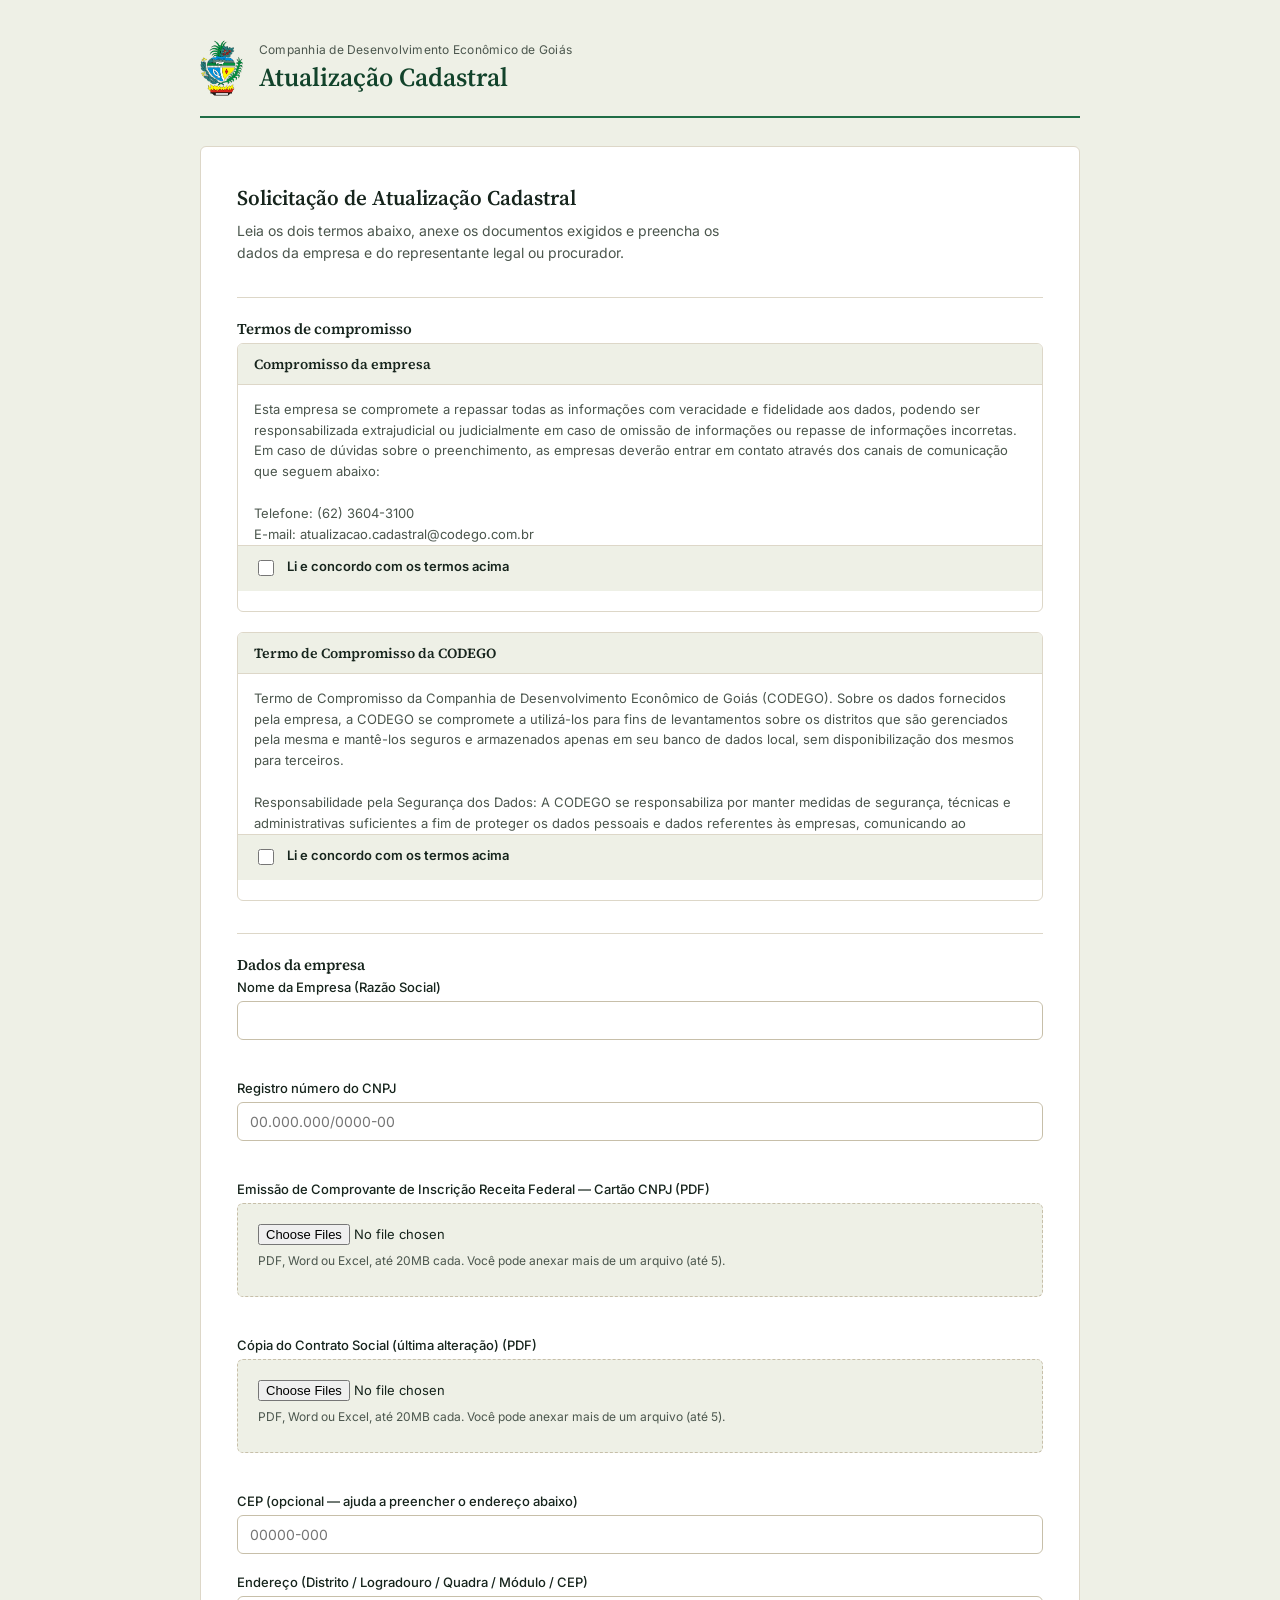
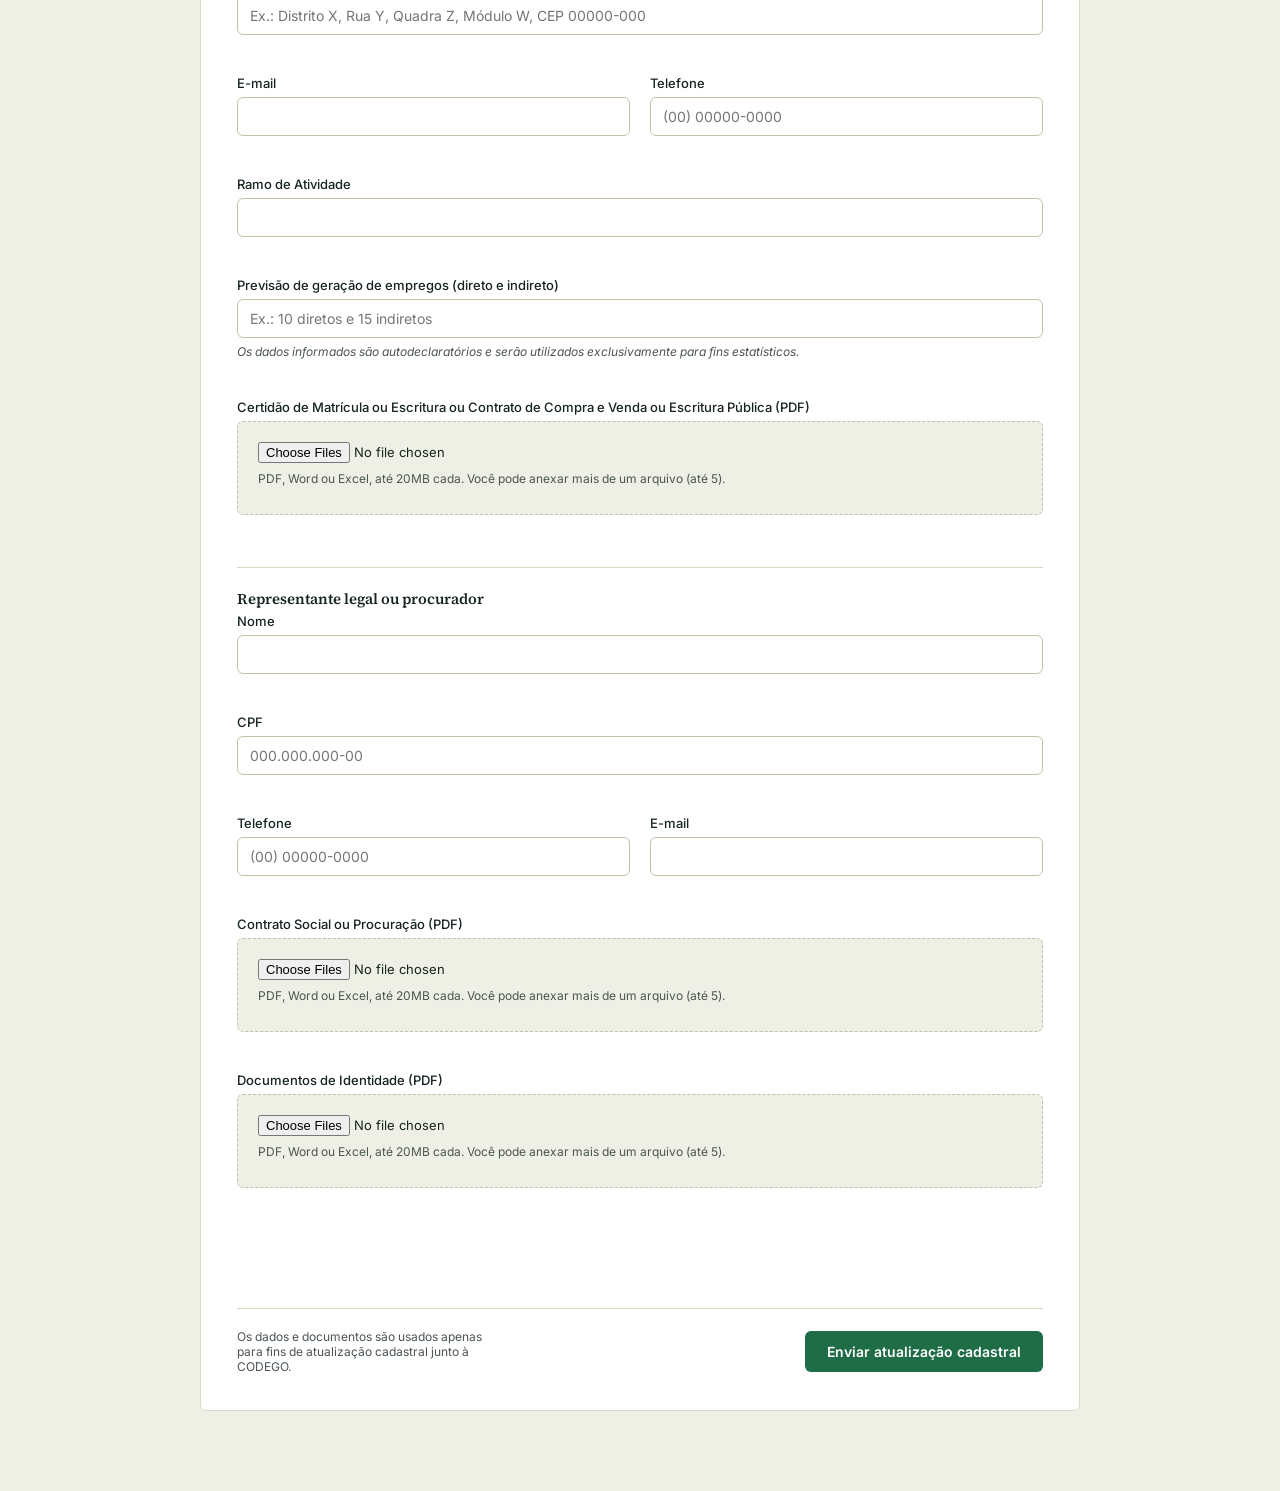
<file: frontend/index.html>
<!DOCTYPE html>
<html lang="pt-BR">
<head>
  <meta charset="UTF-8">
  <meta name="viewport" content="width=device-width, initial-scale=1.0">
  <title>Atualização Cadastral — CODEGO</title>
  <link rel="stylesheet" href="css/style.css">
  <script>window.CODEGO_API_BASE_URL = 'https://atualizacao-cadastral-34di.onrender.com';</script>
  <script src="https://www.google.com/recaptcha/api.js" async defer></script>
</head>
<body>
  <div class="page">

    <header class="letterhead">
      <img class="letterhead__mark" src="assets/brasao_codego.png" alt="Brasão da Companhia de Desenvolvimento Econômico de Goiás">
      <div class="letterhead__text">
        <p class="letterhead__org">Companhia de Desenvolvimento Econômico de Goiás</p>
        <h1 class="letterhead__title">Atualização Cadastral</h1>
      </div>
    </header>

    <main class="card">
      <div class="card__intro">
        <h2 class="card__title">Solicitação de Atualização Cadastral</h2>
        <p class="card__desc">
          Leia os dois termos abaixo, anexe os documentos exigidos e preencha os
          dados da empresa e do representante legal ou procurador.
        </p>
      </div>

      <form id="form-atualizacao" novalidate>

        <h3 class="section-title">Termos de compromisso</h3>

        <div class="termo-block">
          <p class="termo-block__titulo">Compromisso da empresa</p>
          <p class="termo-block__texto">Esta empresa se compromete a repassar todas as informações com veracidade e fidelidade aos dados, podendo ser responsabilizada extrajudicial ou judicialmente em caso de omissão de informações ou repasse de informações incorretas. Em caso de dúvidas sobre o preenchimento, as empresas deverão entrar em contato através dos canais de comunicação que seguem abaixo:

Telefone: (62) 3604-3100
E-mail: atualizacao.cadastral@codego.com.br</p>
          <label class="termo-block__aceite">
            <input type="checkbox" id="termo_empresa_aceito" name="termo_empresa_aceito" required>
            <span>Li e concordo com os termos acima</span>
          </label>
          <p class="field__error" data-error-for="termo_empresa_aceito"></p>
        </div>

        <div class="termo-block">
          <p class="termo-block__titulo">Termo de Compromisso da CODEGO</p>
          <p class="termo-block__texto">Termo de Compromisso da Companhia de Desenvolvimento Econômico de Goiás (CODEGO). Sobre os dados fornecidos pela empresa, a CODEGO se compromete a utilizá-los para fins de levantamentos sobre os distritos que são gerenciados pela mesma e mantê-los seguros e armazenados apenas em seu banco de dados local, sem disponibilização dos mesmos para terceiros.

Responsabilidade pela Segurança dos Dados: A CODEGO se responsabiliza por manter medidas de segurança, técnicas e administrativas suficientes a fim de proteger os dados pessoais e dados referentes às empresas, comunicando ao representante responsável pelo fornecimento dos dados, caso ocorra algum incidente de segurança que possa acarretar risco ou dano relevante, conforme artigo 48 da Lei n° 13.709/2018.</p>
          <label class="termo-block__aceite">
            <input type="checkbox" id="termo_codego_aceito" name="termo_codego_aceito" required>
            <span>Li e concordo com os termos acima</span>
          </label>
          <p class="field__error" data-error-for="termo_codego_aceito"></p>
        </div>

        <h3 class="section-title">Dados da empresa</h3>

        <div class="field">
          <label for="nome_empresarial">Nome da Empresa (Razão Social)</label>
          <input type="text" id="nome_empresarial" name="nome_empresarial" required>
          <p class="field__error" data-error-for="nome_empresarial"></p>
        </div>

        <div class="field">
          <label for="cnpj">Registro número do CNPJ</label>
          <input type="text" id="cnpj" name="cnpj" inputmode="numeric" placeholder="00.000.000/0000-00" required>
          <p class="field__error" data-error-for="cnpj"></p>
        </div>

        <div class="field">
          <label for="arquivo_cnpj">Emissão de Comprovante de Inscrição Receita Federal — Cartão CNPJ (PDF)</label>
          <div class="file-drop">
            <input type="file" id="arquivo_cnpj" name="arquivo_cnpj" accept=".pdf,.doc,.docx,.xls,.xlsx,application/pdf,application/msword,application/vnd.openxmlformats-officedocument.wordprocessingml.document,application/vnd.ms-excel,application/vnd.openxmlformats-officedocument.spreadsheetml.sheet" multiple>
            <p class="file-drop__hint">PDF, Word ou Excel, até 20MB cada. Você pode anexar mais de um arquivo (até 5).</p>
            <ul class="file-list" id="arquivo_cnpj-selecionado" hidden></ul>
          </div>
          <p class="field__error" data-error-for="arquivo_cnpj"></p>
        </div>

        <div class="field">
          <label for="arquivo_contrato_social">Cópia do Contrato Social (última alteração) (PDF)</label>
          <div class="file-drop">
            <input type="file" id="arquivo_contrato_social" name="arquivo_contrato_social" accept=".pdf,.doc,.docx,.xls,.xlsx,application/pdf,application/msword,application/vnd.openxmlformats-officedocument.wordprocessingml.document,application/vnd.ms-excel,application/vnd.openxmlformats-officedocument.spreadsheetml.sheet" multiple>
            <p class="file-drop__hint">PDF, Word ou Excel, até 20MB cada. Você pode anexar mais de um arquivo (até 5).</p>
            <ul class="file-list" id="arquivo_contrato_social-selecionado" hidden></ul>
          </div>
          <p class="field__error" data-error-for="arquivo_contrato_social"></p>
        </div>

        <div class="field">
          <label for="cep_busca">CEP (opcional — ajuda a preencher o endereço abaixo)</label>
          <input type="text" id="cep_busca" placeholder="00000-000" inputmode="numeric" maxlength="9">
          <p class="field__hint" id="cep_busca-status"></p>
        </div>

        <div class="field">
          <label for="endereco">Endereço (Distrito / Logradouro / Quadra / Módulo / CEP)</label>
          <input type="text" id="endereco" name="endereco" placeholder="Ex.: Distrito X, Rua Y, Quadra Z, Módulo W, CEP 00000-000" required>
          <p class="field__error" data-error-for="endereco"></p>
        </div>

        <div class="field-row">
          <div class="field">
            <label for="email">E-mail</label>
            <input type="email" id="email" name="email" autocomplete="email" required>
            <p class="field__error" data-error-for="email"></p>
          </div>

          <div class="field">
            <label for="telefone">Telefone</label>
            <input type="tel" id="telefone" name="telefone" inputmode="tel" placeholder="(00) 00000-0000" required>
            <p class="field__error" data-error-for="telefone"></p>
          </div>
        </div>

        <div class="field">
          <label for="ramo_atividade">Ramo de Atividade</label>
          <input type="text" id="ramo_atividade" name="ramo_atividade" required>
          <p class="field__error" data-error-for="ramo_atividade"></p>
        </div>

        <div class="field">
          <label for="previsao_geracao_empregos">Previsão de geração de empregos (direto e indireto)</label>
          <input type="text" id="previsao_geracao_empregos" name="previsao_geracao_empregos" placeholder="Ex.: 10 diretos e 15 indiretos" required>
          <p class="field__hint">Os dados informados são autodeclaratórios e serão utilizados exclusivamente para fins estatísticos.</p>
          <p class="field__error" data-error-for="previsao_geracao_empregos"></p>
        </div>

        <div class="field">
          <label for="arquivo_certidao_matricula">Certidão de Matrícula ou Escritura ou Contrato de Compra e Venda ou Escritura Pública (PDF)</label>
          <div class="file-drop">
            <input type="file" id="arquivo_certidao_matricula" name="arquivo_certidao_matricula" accept=".pdf,.doc,.docx,.xls,.xlsx,application/pdf,application/msword,application/vnd.openxmlformats-officedocument.wordprocessingml.document,application/vnd.ms-excel,application/vnd.openxmlformats-officedocument.spreadsheetml.sheet" multiple>
            <p class="file-drop__hint">PDF, Word ou Excel, até 20MB cada. Você pode anexar mais de um arquivo (até 5).</p>
            <ul class="file-list" id="arquivo_certidao_matricula-selecionado" hidden></ul>
          </div>
          <p class="field__error" data-error-for="arquivo_certidao_matricula"></p>
        </div>

        <h3 class="section-title">Representante legal ou procurador</h3>

        <div class="field">
          <label for="representante_nome">Nome</label>
          <input type="text" id="representante_nome" name="representante_nome" autocomplete="name" required>
          <p class="field__error" data-error-for="representante_nome"></p>
        </div>

        <div class="field">
          <label for="representante_cpf">CPF</label>
          <input type="text" id="representante_cpf" name="representante_cpf" inputmode="numeric" placeholder="000.000.000-00" required>
          <p class="field__error" data-error-for="representante_cpf"></p>
        </div>

        <div class="field-row">
          <div class="field">
            <label for="representante_telefone">Telefone</label>
            <input type="tel" id="representante_telefone" name="representante_telefone" inputmode="tel" placeholder="(00) 00000-0000" required>
            <p class="field__error" data-error-for="representante_telefone"></p>
          </div>

          <div class="field">
            <label for="representante_email">E-mail</label>
            <input type="email" id="representante_email" name="representante_email" autocomplete="email" required>
            <p class="field__error" data-error-for="representante_email"></p>
          </div>
        </div>

        <div class="field">
          <label for="arquivo_contrato_ou_procuracao">Contrato Social ou Procuração (PDF)</label>
          <div class="file-drop">
            <input type="file" id="arquivo_contrato_ou_procuracao" name="arquivo_contrato_ou_procuracao" accept=".pdf,.doc,.docx,.xls,.xlsx,application/pdf,application/msword,application/vnd.openxmlformats-officedocument.wordprocessingml.document,application/vnd.ms-excel,application/vnd.openxmlformats-officedocument.spreadsheetml.sheet" multiple>
            <p class="file-drop__hint">PDF, Word ou Excel, até 20MB cada. Você pode anexar mais de um arquivo (até 5).</p>
            <ul class="file-list" id="arquivo_contrato_ou_procuracao-selecionado" hidden></ul>
          </div>
          <p class="field__error" data-error-for="arquivo_contrato_ou_procuracao"></p>
        </div>

        <div class="field">
          <label for="arquivo_documento_identidade">Documentos de Identidade (PDF)</label>
          <div class="file-drop">
            <input type="file" id="arquivo_documento_identidade" name="arquivo_documento_identidade" accept=".pdf,.doc,.docx,.xls,.xlsx,application/pdf,application/msword,application/vnd.openxmlformats-officedocument.wordprocessingml.document,application/vnd.ms-excel,application/vnd.openxmlformats-officedocument.spreadsheetml.sheet" multiple>
            <p class="file-drop__hint">PDF, Word ou Excel, até 20MB cada. Você pode anexar mais de um arquivo (até 5).</p>
            <ul class="file-list" id="arquivo_documento_identidade-selecionado" hidden></ul>
          </div>
          <p class="field__error" data-error-for="arquivo_documento_identidade"></p>
        </div>

        <div class="field">
          <p class="field__hint" id="anexos_total-resumo" hidden></p>
          <p class="field__error" data-error-for="anexos_total"></p>
        </div>

        <div class="field">
          <div class="g-recaptcha" data-sitekey="6LfDd70tAAAAAFjlhE_5tSCFK7dW7xkm99fV3-1u"></div>
          <p class="field__error" data-error-for="recaptcha"></p>
        </div>

        <div class="card__footer">
          <p class="card__footer-note">
            Os dados e documentos são usados apenas para fins de atualização cadastral junto à CODEGO.
          </p>
          <button type="submit" class="btn-primary" id="btn-submit">Enviar atualização cadastral</button>
        </div>

      </form>

      <div class="feedback" id="feedback" role="status" aria-live="polite" hidden></div>

    </main>

  </div>

  <script src="js/main.js"></script>
</body>
</html>
</file>
<file: frontend/css/style.css>
@import url('https://fonts.googleapis.com/css2?family=Source+Serif+4:opsz,wght@8..60,500;8..60,600&family=Inter:wght@400;500;600&display=swap');

:root {
  --ink: #16241c;
  --ink-soft: #4b564d;
  --primary: #1f6d46;
  --primary-dark: #12432b;
  --gold: #b4872f;
  --gold-dark: #7c5c1f;
  --paper: #eef0e6;
  --surface: #ffffff;
  --border: #ddd7c8;
  --border-strong: #c7bfa9;
  --danger: #a3271e;
  --radius: 6px;
  --font-serif: "Source Serif 4", Georgia, serif;
  --font-sans: "Inter", -apple-system, BlinkMacSystemFont, "Segoe UI", sans-serif;
}

* {
  box-sizing: border-box;
}

body {
  margin: 0;
  background: var(--paper);
  color: var(--ink);
  font-family: var(--font-sans);
  -webkit-font-smoothing: antialiased;
}

.page {
  max-width: 920px;
  margin: 0 auto;
  padding: 40px 20px 80px;
}

/* Letterhead */

.letterhead {
  display: flex;
  align-items: center;
  gap: 16px;
  padding-bottom: 20px;
  margin-bottom: 28px;
  border-bottom: 2px solid var(--primary);
}

.letterhead__mark {
  flex-shrink: 0;
  height: 56px;
  width: auto;
}

.letterhead__org {
  margin: 0 0 2px;
  font-size: 12px;
  letter-spacing: 0.02em;
  color: var(--ink-soft);
}

.letterhead__title {
  margin: 0;
  font-family: var(--font-serif);
  font-weight: 600;
  font-size: 26px;
  color: var(--primary-dark);
}

/* Stepper */

.stepper {
  display: flex;
  list-style: none;
  margin: 0 0 32px;
  padding: 0;
  gap: 4px;
}

.stepper__item {
  flex: 1;
  display: flex;
  align-items: center;
  gap: 8px;
  padding: 10px 4px;
  border-bottom: 3px solid var(--border);
  color: var(--ink-soft);
  font-size: 13px;
}

.stepper__item--current {
  border-bottom-color: var(--primary);
  color: var(--primary-dark);
}

.stepper__index {
  display: inline-flex;
  align-items: center;
  justify-content: center;
  width: 20px;
  height: 20px;
  border-radius: 50%;
  border: 1px solid var(--border-strong);
  font-size: 11px;
  flex-shrink: 0;
}

.stepper__item--current .stepper__index {
  background: var(--primary);
  border-color: var(--primary);
  color: var(--surface);
}

.stepper__item--done {
  border-bottom-color: var(--primary);
  color: var(--primary-dark);
}

.stepper__item--done .stepper__index {
  background: var(--surface);
  border-color: var(--primary);
  color: var(--primary);
}

/* Card */

.card {
  background: var(--surface);
  border: 1px solid var(--border);
  border-radius: var(--radius);
  padding: 36px;
}

.card__title {
  font-family: var(--font-serif);
  font-weight: 600;
  font-size: 21px;
  margin: 0 0 8px;
  color: var(--ink);
}

.card__desc {
  margin: 0 0 28px;
  color: var(--ink-soft);
  font-size: 14px;
  line-height: 1.6;
  max-width: 56ch;
}

/* Form fields */

/* Seções do formulário */

.section-title {
  font-family: var(--font-serif);
  font-weight: 600;
  font-size: 15px;
  color: var(--ink);
  margin: 32px 0 4px;
  padding-top: 20px;
  border-top: 1px solid var(--border);
}

.field + .section-title,
.checkbox-group + .field .section-title {
  margin-top: 32px;
}

.section-desc {
  margin: 0 0 14px;
  font-size: 13px;
  color: var(--ink-soft);
}

/* Select e textarea */

select,
textarea {
  width: 100%;
  padding: 10px 12px;
  font-size: 14px;
  font-family: var(--font-sans);
  color: var(--ink);
  background: var(--surface);
  border: 1px solid var(--border-strong);
  border-radius: var(--radius);
}

select {
  appearance: none;
  background-image: url("data:image/svg+xml;utf8,<svg xmlns='http://www.w3.org/2000/svg' viewBox='0 0 20 20' fill='%234b564d'><path d='M5.25 7.5L10 12.25L14.75 7.5H5.25Z'/></svg>");
  background-repeat: no-repeat;
  background-position: right 12px center;
  padding-right: 36px;
}

/* Termos de compromisso */

.termo-block {
  border: 1px solid var(--border);
  border-radius: var(--radius);
  overflow: hidden;
  margin-bottom: 20px;
}

.termo-block__titulo {
  margin: 0;
  padding: 10px 16px;
  background: var(--paper);
  border-bottom: 1px solid var(--border);
  font-family: var(--font-serif);
  font-weight: 600;
  font-size: 14px;
  color: var(--ink);
}

.termo-block__texto {
  margin: 0;
  padding: 14px 16px;
  max-height: 160px;
  overflow-y: auto;
  font-size: 13px;
  line-height: 1.6;
  color: var(--ink-soft);
  background: var(--surface);
  white-space: pre-line;
}

.termo-block__aceite {
  display: flex;
  align-items: flex-start;
  gap: 10px;
  padding: 12px 16px;
  background: var(--paper);
  border-top: 1px solid var(--border);
  font-size: 13px;
  font-weight: 600;
  color: var(--ink);
  cursor: pointer;
}

.termo-block__aceite input[type="checkbox"] {
  flex-shrink: 0;
  margin-top: 2px;
  width: 16px;
  height: 16px;
  accent-color: var(--primary);
  cursor: pointer;
}

textarea {
  resize: vertical;
  min-height: 150px;
  font-family: var(--font-sans);
}

select:focus-visible,
textarea:focus-visible {
  outline: 2px solid var(--primary);
  outline-offset: 1px;
  border-color: var(--primary);
}

/* Checkboxes de solicitações */

.checkbox-group {
  display: flex;
  flex-direction: column;
  gap: 10px;
  margin-bottom: 8px;
}

.checkbox-item {
  display: flex;
  align-items: flex-start;
  gap: 10px;
  font-size: 14px;
  color: var(--ink);
  line-height: 1.5;
  cursor: pointer;
}

.checkbox-item input[type="checkbox"] {
  flex-shrink: 0;
  margin-top: 3px;
  width: 16px;
  height: 16px;
  accent-color: var(--primary);
  cursor: pointer;
}

.field {
  margin-bottom: 20px;
}

.field-row {
  display: grid;
  grid-template-columns: 1fr 1fr;
  gap: 20px;
}

label {
  display: block;
  font-size: 13px;
  font-weight: 500;
  color: var(--ink);
  margin-bottom: 6px;
}

input[type="text"],
input[type="email"],
input[type="tel"] {
  width: 100%;
  padding: 10px 12px;
  font-size: 14px;
  font-family: var(--font-sans);
  color: var(--ink);
  background: var(--surface);
  border: 1px solid var(--border-strong);
  border-radius: var(--radius);
}

input:focus-visible {
  outline: 2px solid var(--primary);
  outline-offset: 1px;
  border-color: var(--primary);
}

.field--invalid input {
  border-color: var(--danger);
}

.field__error {
  margin: 6px 0 0;
  font-size: 12px;
  color: var(--danger);
  min-height: 14px;
}

.field__hint {
  margin: 6px 0 0;
  font-size: 12px;
  font-style: italic;
  color: var(--ink-soft);
}

.field__hint--ok {
  color: var(--primary-dark);
  font-style: normal;
}

.field__hint--warn {
  color: var(--gold-dark);
  font-style: normal;
}

.field__with-toggle {
  display: flex;
  gap: 10px;
  align-items: stretch;
}

.field__with-toggle input {
  flex: 1;
}

.doc-toggle {
  display: flex;
  border: 1px solid var(--border-strong);
  border-radius: var(--radius);
  overflow: hidden;
  flex-shrink: 0;
}

.doc-toggle__btn {
  border: none;
  background: var(--surface);
  color: var(--ink-soft);
  font-family: var(--font-sans);
  font-size: 13px;
  padding: 0 14px;
  cursor: pointer;
}

.doc-toggle__btn.is-active {
  background: var(--primary);
  color: var(--surface);
}

.doc-toggle__btn:focus-visible {
  outline: 2px solid var(--primary);
  outline-offset: -2px;
}

/* Footer / submit */

.card__footer {
  display: flex;
  align-items: center;
  justify-content: space-between;
  gap: 20px;
  margin-top: 32px;
  padding-top: 20px;
  border-top: 1px solid var(--border);
}

.card__footer-note {
  margin: 0;
  font-size: 12px;
  color: var(--ink-soft);
  max-width: 34ch;
}

.btn-primary {
  flex-shrink: 0;
  background: var(--primary);
  color: var(--surface);
  border: none;
  border-radius: var(--radius);
  padding: 12px 22px;
  font-family: var(--font-sans);
  font-size: 14px;
  font-weight: 600;
  cursor: pointer;
  transition: background 0.15s ease;
}

.btn-primary:hover {
  background: var(--primary-dark);
}

.btn-primary:focus-visible {
  outline: 2px solid var(--gold);
  outline-offset: 2px;
}

/* Responsive */

/* Lista de tipos de documento (página inicial) */

.doc-list {
  list-style: none;
  margin: 0;
  padding: 0;
  display: flex;
  flex-direction: column;
  gap: 10px;
}

.doc-list__link {
  display: block;
  padding: 16px 18px;
  border: 1px solid var(--border-strong);
  border-radius: var(--radius);
  text-decoration: none;
  transition: border-color 0.15s ease, background 0.15s ease;
}

.doc-list__link:hover {
  border-color: var(--primary);
  background: #f7f8f4;
}

.doc-list__tag {
  display: block;
  font-size: 12px;
  font-weight: 600;
  color: var(--gold-dark);
  text-transform: uppercase;
  letter-spacing: 0.03em;
  margin-bottom: 4px;
}

.doc-list__title {
  display: block;
  font-family: var(--font-serif);
  font-size: 16px;
  font-weight: 600;
  color: var(--ink);
}

/* Upload de arquivo */

.file-drop {
  display: flex;
  flex-direction: column;
  gap: 8px;
  align-items: flex-start;
  padding: 20px;
  border: 1.5px dashed var(--border-strong);
  border-radius: var(--radius);
  background: var(--paper);
}

.file-drop input[type="file"] {
  font-size: 13px;
  font-family: var(--font-sans);
}

.file-drop__hint {
  font-size: 12px;
  color: var(--ink-soft);
  margin: 0;
}

.file-drop__selected {
  font-size: 13px;
  color: var(--primary-dark);
  font-weight: 600;
  margin: 0;
}

/* Card de protocolo localizado */

.processo-info {
  display: flex;
  justify-content: space-between;
  align-items: center;
  gap: 12px;
  padding: 14px 16px;
  border: 1px solid var(--border);
  border-radius: var(--radius);
  background: var(--paper);
  margin-bottom: 24px;
  font-size: 13px;
}

.processo-info[hidden] {
  display: none;
}

.processo-info__label {
  color: var(--ink-soft);
}

.processo-info__valor {
  font-weight: 600;
  color: var(--ink);
}

.processo-info__status {
  padding: 3px 10px;
  border-radius: 999px;
  font-size: 11px;
  font-weight: 600;
  text-transform: uppercase;
  background: #eef0e6;
  color: var(--ink-soft);
}

.processo-info__status--assinado {
  background: #e3efe8;
  color: var(--primary-dark);
}

/* Feedback (sucesso / erro do envio) */

.feedback {
  margin-top: 24px;
  padding: 16px 18px;
  border-radius: var(--radius);
  font-size: 14px;
  line-height: 1.6;
}

.feedback--success {
  background: #eaf3ec;
  border: 1px solid var(--primary);
  color: var(--primary-dark);
}

.feedback--error {
  background: #f7eceb;
  border: 1px solid var(--danger);
  color: var(--danger);
}

.feedback--info {
  background: var(--surface);
  border: 1px solid var(--border);
  color: var(--ink);
}

.feedback__espera {
  margin: 0;
  font-size: 13px;
  color: var(--ink-soft);
}

.feedback__title {
  font-weight: 600;
  margin: 0 0 6px;
}

.feedback__protocolo {
  font-family: ui-monospace, "SFMono-Regular", Consolas, monospace;
  font-size: 13px;
  color: var(--ink-soft);
  margin: 4px 0 12px;
}

.feedback__actions {
  display: flex;
  flex-wrap: wrap;
  gap: 10px;
}

.feedback__link {
  display: inline-block;
  color: var(--surface);
  background: var(--primary);
  text-decoration: none;
  font-weight: 600;
  font-size: 13px;
  padding: 9px 16px;
  border-radius: var(--radius);
}

.feedback__link:hover {
  background: var(--primary-dark);
}

.feedback__link--secondary {
  background: transparent;
  color: var(--primary-dark);
  border: 1px solid var(--primary);
}

.feedback__link--secondary:hover {
  background: #e3efe8;
}

.feedback__email-status {
  font-size: 13px;
  margin: 8px 0;
}

.feedback__email-status--ok {
  color: var(--primary-dark);
}

.feedback__email-status--warn {
  color: var(--gold-dark);
}

.feedback__email-status code {
  display: block;
  margin-top: 4px;
  font-size: 11px;
  color: var(--danger);
  word-break: break-word;
}

/* Detalhes técnicos do erro (copiáveis para mandar ao suporte) */

.feedback__details {
  margin-top: 14px;
  font-size: 13px;
  color: var(--ink);
}

.feedback__details summary {
  cursor: pointer;
  font-weight: 600;
  color: var(--danger);
}

.feedback__details pre {
  margin: 8px 0;
  padding: 10px 12px;
  font-family: ui-monospace, "SFMono-Regular", Consolas, monospace;
  font-size: 12px;
  line-height: 1.5;
  white-space: pre-wrap;
  overflow-wrap: anywhere;
  background: var(--surface);
  border: 1px solid var(--border);
  border-radius: var(--radius);
  user-select: all;
}

.feedback__copy {
  padding: 6px 12px;
  font-family: var(--font-sans);
  font-size: 12px;
  font-weight: 600;
  color: var(--danger);
  background: transparent;
  border: 1px solid var(--danger);
  border-radius: var(--radius);
  cursor: pointer;
}

.feedback__copy:hover {
  background: var(--danger);
  color: #fff;
}

.btn-primary[disabled] {
  opacity: 0.6;
  cursor: not-allowed;
}

@media (max-width: 560px) {
  .field-row {
    grid-template-columns: 1fr;
  }

  .stepper__label {
    display: none;
  }

  .card {
    padding: 24px;
  }

  .card__footer {
    flex-direction: column;
    align-items: stretch;
  }

  .btn-primary {
    width: 100%;
  }
}

@media (prefers-reduced-motion: reduce) {
  .btn-primary {
    transition: none;
  }
}

/* Lista de arquivos escolhidos (cada campo aceita vários) */

.file-list {
  list-style: none;
  margin: 0;
  padding: 0;
  width: 100%;
  display: flex;
  flex-direction: column;
  gap: 6px;
}

.file-list li {
  display: flex;
  justify-content: space-between;
  align-items: center;
  gap: 12px;
  padding: 6px 10px;
  font-size: 13px;
  font-weight: 600;
  color: var(--primary-dark);
  background: var(--surface);
  border: 1px solid var(--border);
  border-radius: var(--radius);
  overflow-wrap: anywhere;
}

.file-list__remove {
  flex-shrink: 0;
  padding: 2px 8px;
  font-family: var(--font-sans);
  font-size: 12px;
  color: var(--danger);
  background: transparent;
  border: 1px solid var(--danger);
  border-radius: var(--radius);
  cursor: pointer;
}

.file-list__remove:hover {
  background: var(--danger);
  color: #fff;
}
</file>
